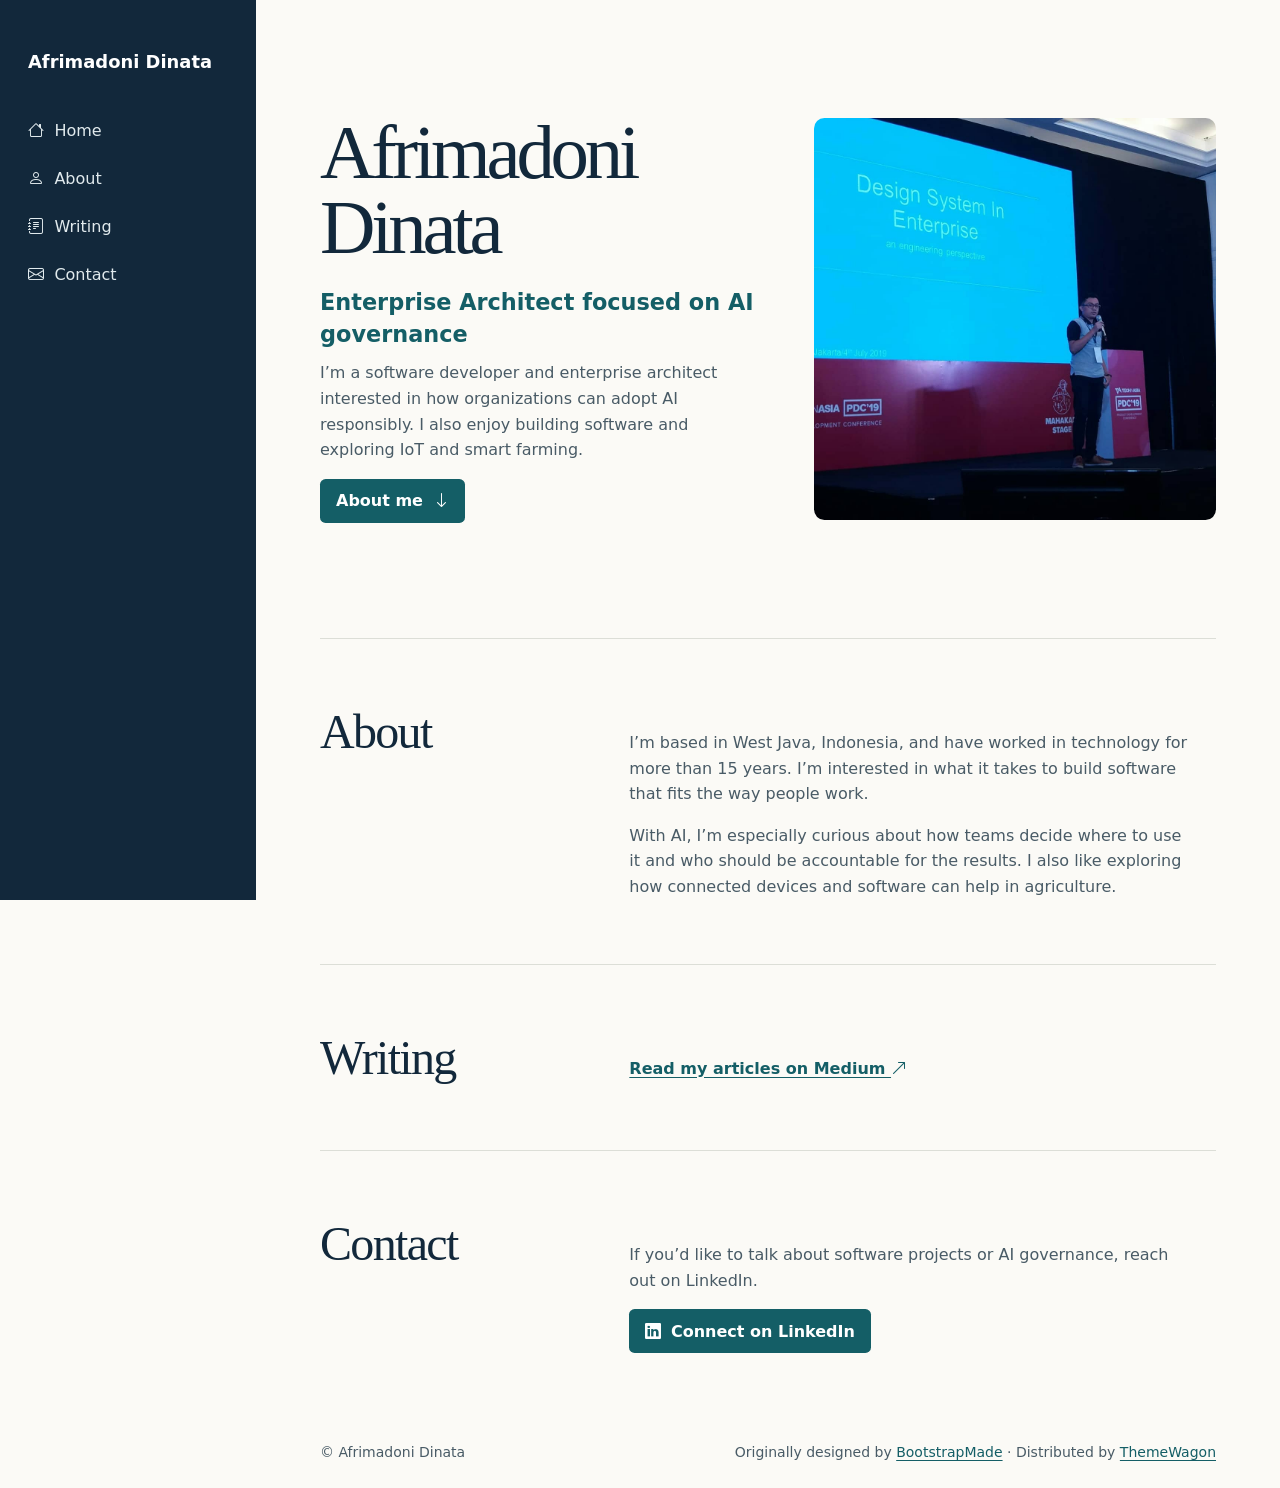
<file: index.html>
<!doctype html>
<html lang="en">
<head>
  <meta charset="utf-8">
  <meta name="viewport" content="width=device-width, initial-scale=1">
  <title>Afrimadoni Dinata | Enterprise Architect &amp; AI Governance</title>
  <meta name="description" content="Afrimadoni Dinata is an enterprise architect and software developer interested in AI governance, IoT, and smart farming.">
  <link rel="canonical" href="https://masdon.my.id/">
  <link rel="icon" href="assets/img/monogram.svg" type="image/svg+xml">
  <link rel="stylesheet" href="assets/vendor/bootstrap/css/bootstrap.min.css">
  <link rel="stylesheet" href="assets/vendor/bootstrap-icons/bootstrap-icons.css">
  <link rel="stylesheet" href="assets/css/main.css">
  <script src="assets/js/main.js" defer></script>
</head>
<body>
  <a class="skip-link" href="#main">Skip to content</a>

  <header class="site-header">
    <a class="site-name" href="#home">Afrimadoni Dinata</a>
    <button class="menu-toggle" type="button" aria-expanded="false" aria-controls="navigation">
      <i class="bi bi-list" aria-hidden="true"></i> Menu
    </button>
    <nav id="navigation" aria-label="Main navigation">
      <ul>
        <li><a href="#home"><i class="bi bi-house" aria-hidden="true"></i>Home</a></li>
        <li><a href="#about"><i class="bi bi-person" aria-hidden="true"></i>About</a></li>
        <li><a href="#writing"><i class="bi bi-journal-text" aria-hidden="true"></i>Writing</a></li>
        <li><a href="#contact"><i class="bi bi-envelope" aria-hidden="true"></i>Contact</a></li>
      </ul>
    </nav>
  </header>

  <main id="main">
    <section id="home" class="hero" aria-labelledby="name">
      <div class="hero-copy">
        <h1 id="name">Afrimadoni <span>Dinata</span></h1>
        <p class="role">Enterprise Architect focused on AI governance</p>
        <p>I’m a software developer and enterprise architect interested in how organizations can adopt AI responsibly. I also enjoy building software and exploring IoT and smart farming.</p>
        <a class="button-link" href="#about">About me <i class="bi bi-arrow-down" aria-hidden="true"></i></a>
      </div>
      <img class="portrait" src="assets/img/afrimadoni-dinata.jpeg" width="1080" height="1080"
           alt="Afrimadoni Dinata speaking onstage about enterprise design systems">
    </section>

    <section id="about" class="content-section" aria-labelledby="about-title">
      <h2 id="about-title">About</h2>
      <div class="section-copy">
        <p>I’m based in West Java, Indonesia, and have worked in technology for more than 15 years. I’m interested in what it takes to build software that fits the way people work.</p>
        <p>With AI, I’m especially curious about how teams decide where to use it and who should be accountable for the results. I also like exploring how connected devices and software can help in agriculture.</p>
      </div>
    </section>

    <section id="writing" class="content-section" aria-labelledby="writing-title">
      <h2 id="writing-title">Writing</h2>
      <div class="section-copy">
        <a class="text-link" href="https://medium.com/@afrimadonidinata">Read my articles on Medium <i class="bi bi-arrow-up-right" aria-hidden="true"></i></a>
      </div>
    </section>

    <section id="contact" class="content-section" aria-labelledby="contact-title">
      <h2 id="contact-title">Contact</h2>
      <div class="section-copy">
        <p>If you’d like to talk about software projects or AI governance, reach out on LinkedIn.</p>
        <a class="button-link" href="https://www.linkedin.com/in/afrimadoni/"><i class="bi bi-linkedin" aria-hidden="true"></i> Connect on LinkedIn</a>
      </div>
    </section>
  </main>

  <footer class="site-footer">
    <span>© Afrimadoni Dinata</span>
    <span>Originally designed by <a href="https://bootstrapmade.com/">BootstrapMade</a> · Distributed by <a href="https://themewagon.com">ThemeWagon</a></span>
  </footer>
</body>
</html>
</file>
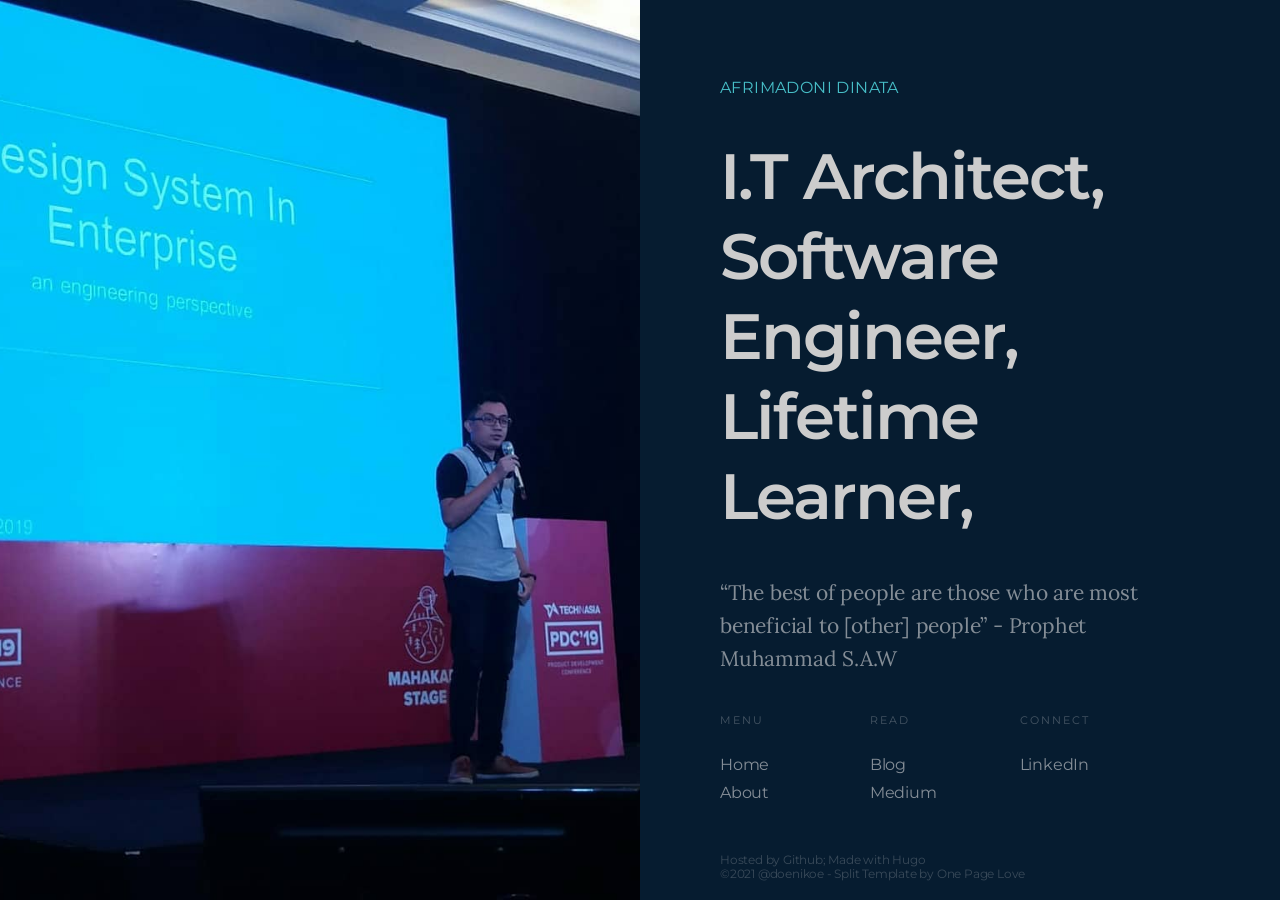
<file: about/index.html>
<!doctype html><html lang=id-id>
<head>
<meta charset=utf-8>
<meta http-equiv=x-ua-compatible content="IE=edge">
<title>Afrimadoni Dinata - Rumbia ID | Afrimadoni Dinata`s Personal Website</title>
<meta name=description content="Personal Website of Afrimadoni Dinata.">
<meta name=robots content="index, follow">
<meta name=referrer content="always">
<meta property="og:title" content="Afrimadoni Dinata - Rumbia ID | Afrimadoni Dinata`s Personal Website">
<meta property="og:description" content="Personal Website of Afrimadoni Dinata.">
<meta property="og:url" content="https://doenikoe.github.io">
<link rel=stylesheet href=https://doenikoe.github.io/assets/css/split.css type=text/css media=screen>
<meta name=viewport content="width=device-width,initial-scale=1">
<style>.fs-split .split-image{background-position:50%}</style>
<script src=/js/main.js></script>
</head>
<body id=fullsingle class="page-template-page-fullsingle-split false">
<div class=fs-split>
<div id=split-image class=split-image>
</div>
<div class=split-content>
<div class=split-content-vertically-center>
<div class=split-intro>
<h1>Afrimadoni Dinata</h1>
<h2 class=tagline>I.T Architect, Software Engineer, Lifetime Learner,</h2>
</div>
<div class=split-bio>
<p>&ldquo;The best of people are those who are most beneficial to [other] people&rdquo; - Prophet Muhammad S.A.W</p>
</div>
<div class=split-lists>
<div class=split-list>
<h3>Menu</h3>
<ul>
<li><a href=/ title=Home>Home</a></li>
<li><a href=/about title=About>About</a></li>
</ul>
</div>
<div class=split-list>
<h3>Read</h3>
<ul>
<li><a href=https://blog.rumbia.id title=Blog>Blog</a></li>
<li><a href=https://medium.com/@afrimadonidinata title=Medium>Medium</a></li>
</ul>
</div>
<div class=split-list>
<h3>Connect</h3>
<ul>
<li><a href=https://www.linkedin.com/in/afrimadoni/ title=LinkedIn>LinkedIn</a></li>
</ul>
</div>
</div>
<div class=split-credit>
<p>Hosted by Github; Made with <a href=https://gohugo.io/ title=Hugo>Hugo</a></p>
<p>&copy;2021 @doenikoe - <a href=https://onepagelove.com/split title="Split Template">Split Template</a> by <a href=https://onepagelove.com title="One Page Love">One Page Love</a></p>
</div>
</div>
</div>
</div>
</body>
</html>
</file>
<file: assets/css/main.css>
/**
 * Originally based on iPortfolio by BootstrapMade
 * https://bootstrapmade.com/license/
 */

:root {
  --ink: #12283b;
  --muted: #495b66;
  --accent: #145e66;
  --accent-dark: #0b4950;
  --canvas: #fbfaf6;
  --line: #dcded7;
  --sidebar-width: 16rem;
  --gutter: clamp(1.25rem, 5vw, 5rem);
}

body {
  background: var(--canvas);
  color: var(--ink);
  font-family: system-ui, sans-serif;
  line-height: 1.6;
}

a {
  color: var(--accent);
  text-underline-offset: 0.2em;
}

a:hover {
  color: var(--accent-dark);
}

:focus-visible {
  outline: 3px solid #d47620;
  outline-offset: 4px;
}

.skip-link {
  position: fixed;
  inset: 0.5rem auto auto 0.5rem;
  z-index: 2;
  padding: 0.5rem 1rem;
  background: var(--canvas);
  transform: translateY(-150%);
}

.skip-link:focus {
  transform: none;
}

.site-header {
  padding: 1rem var(--gutter);
  background: var(--ink);
  color: #fff;
}

.site-name {
  color: inherit;
  font-size: 1.12rem;
  font-weight: 700;
  text-decoration: none;
}

.site-name:hover {
  color: #c6edeb;
}

.menu-toggle {
  display: none;
  align-items: center;
  gap: 0.4rem;
  min-height: 2.75rem;
  padding: 0.3rem 0.65rem;
  border: 1px solid #8dabb8;
  border-radius: 0.35rem;
  background: transparent;
  color: inherit;
  font: inherit;
}

.site-header ul {
  display: flex;
  flex-wrap: wrap;
  gap: 0.3rem 1.2rem;
  margin: 0.75rem 0 0;
  padding: 0;
  list-style: none;
}

.site-header nav a {
  display: flex;
  align-items: center;
  gap: 0.65rem;
  min-height: 2.75rem;
  color: #e1eaed;
  text-decoration: none;
}

.site-header nav a:hover {
  color: #c6edeb;
  text-decoration: underline;
}

main,
.site-footer {
  width: min(100%, 82rem);
  margin-inline: auto;
  padding-inline: var(--gutter);
}

.hero {
  display: grid;
  align-items: center;
  gap: clamp(1.75rem, 4vw, 4rem);
  padding-block: clamp(3rem, 9vw, 8rem);
}

.hero h1,
.content-section h2 {
  margin: 0;
  font-family: Georgia, 'Times New Roman', serif;
  font-weight: 400;
}

.hero h1 {
  font-size: clamp(3rem, 6vw, 6rem);
  letter-spacing: -0.055em;
  line-height: 0.98;
}

.hero h1 span {
  display: block;
}

.hero p,
.section-copy p {
  max-width: 55ch;
  color: var(--muted);
}

.hero .role {
  margin: 1.35rem 0 0.65rem;
  color: var(--accent);
  font-size: clamp(1.1rem, 2vw, 1.4rem);
  font-weight: 650;
  line-height: 1.4;
}

.portrait {
  display: block;
  width: 100%;
  max-width: 32rem;
  height: auto;
  border-radius: 0.65rem;
}

.button-link {
  display: inline-flex;
  align-items: center;
  gap: 0.6rem;
  min-height: 2.75rem;
  padding: 0.55rem 1rem;
  border-radius: 0.35rem;
  background: var(--accent);
  color: #fff;
  font-weight: 650;
  text-decoration: none;
}

.button-link:hover {
  background: var(--accent-dark);
  color: #fff;
}

.content-section {
  display: grid;
  gap: 1rem;
  padding-block: clamp(2rem, 5vw, 4rem);
  border-top: 1px solid var(--line);
}

.content-section h2 {
  font-size: clamp(2rem, 4vw, 3rem);
  letter-spacing: -0.035em;
}

.section-copy > :last-child {
  margin-bottom: 0;
}

.text-link {
  font-weight: 650;
}

.site-footer {
  display: flex;
  flex-wrap: wrap;
  justify-content: space-between;
  gap: 0.5rem 1.25rem;
  padding-block: 1.5rem;
  color: var(--muted);
  font-size: 0.875rem;
}

@media (max-width: 59.99rem) {
  .has-menu-toggle .site-header {
    display: flex;
    flex-wrap: wrap;
    align-items: center;
    justify-content: space-between;
    gap: 0.4rem 1rem;
  }

  .has-menu-toggle .menu-toggle {
    display: inline-flex;
  }

  .has-menu-toggle .site-header nav {
    display: none;
    width: 100%;
  }

  .has-menu-toggle .site-header nav.is-open {
    display: block;
  }
}

@media (min-width: 44rem) {
  .hero {
    grid-template-columns: 1.1fr 1fr;
  }

  .content-section {
    grid-template-columns: minmax(9rem, 1fr) 2fr;
    align-items: baseline;
  }
}

@media (min-width: 60rem) {
  body {
    padding-left: var(--sidebar-width);
  }

  .site-header {
    position: fixed;
    inset: 0 auto 0 0;
    width: var(--sidebar-width);
    padding: 3rem 1.75rem;
    overflow-y: auto;
  }

  .site-header ul {
    display: grid;
    gap: 0.25rem;
    margin-top: 2rem;
  }
}
</file>
